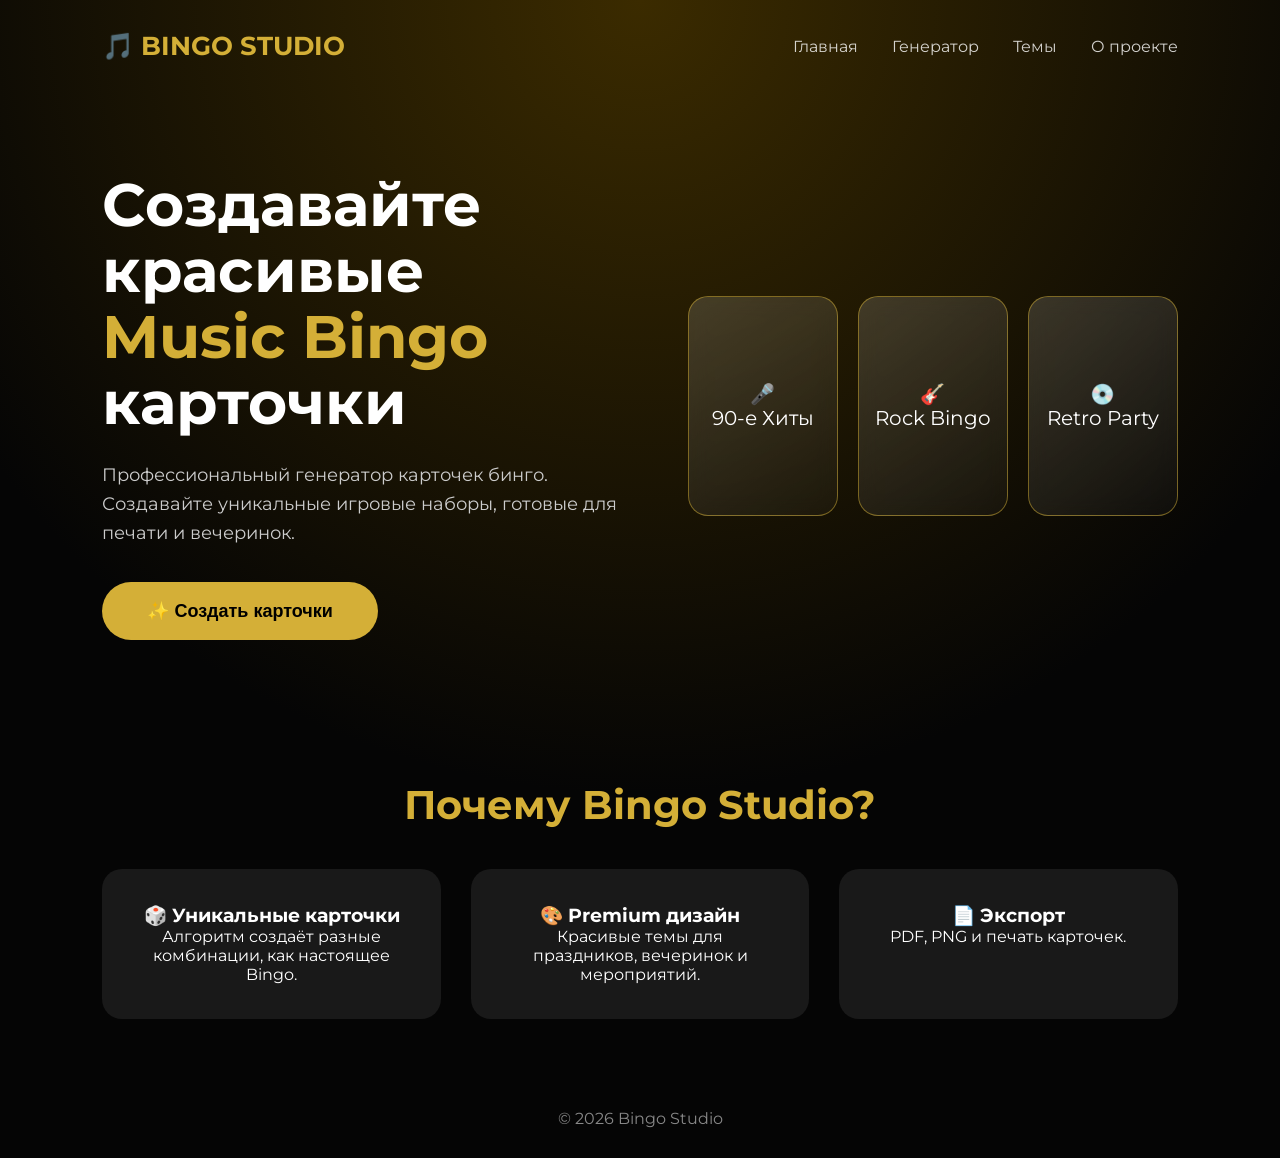
<file: index.html>
<!DOCTYPE html>
<html lang="ru">

<head>

<meta charset="UTF-8">
<meta name="viewport" content="width=device-width, initial-scale=1.0">

<title>Bingo Studio | Music Bingo Generator</title>

<link rel="stylesheet" href="css/style.css">

</head>


<body>


<header>

<div class="logo">
🎵 BINGO STUDIO
</div>


<nav>

<a href="#">Главная</a>
<a href="#">Генератор</a>
<a href="#">Темы</a>
<a href="#">О проекте</a>

</nav>


</header>



<section class="hero">


<div class="hero-text">


<h1>
Создавайте красивые
<br>
<b>Music Bingo</b>
карточки
</h1>


<p>

Профессиональный генератор карточек бинго.
Создавайте уникальные игровые наборы,
готовые для печати и вечеринок.

</p>


<button
class="btn btn-gold"
id="generateBtn"
type="button"
onclick="startGenerator()"
>
✨ Создать карточки
</button>



</div>



<div class="card-preview">


<div class="mini-card">


<div>🎤</div>
<div>90-е Хиты</div>

</div>


<div class="mini-card">


<div>🎸</div>
<div>Rock Bingo</div>

</div>


<div class="mini-card">


<div>💿</div>
<div>Retro Party</div>

</div>


</div>



</section>





<section class="features">


<h2>
Почему Bingo Studio?
</h2>



<div class="features-grid">


<div class="feature">

<h3>🎲 Уникальные карточки</h3>

<p>
Алгоритм создаёт разные комбинации,
как настоящее Bingo.
</p>

</div>



<div class="feature">

<h3>🎨 Premium дизайн</h3>

<p>
Красивые темы для праздников,
вечеринок и мероприятий.
</p>

</div>




<div class="feature">

<h3>📄 Экспорт</h3>

<p>
PDF, PNG и печать карточек.
</p>

</div>


</div>


</section>






<footer>

© 2026 Bingo Studio

</footer>

<script src="js/app.js"></script>

</body>

</html>
</file>
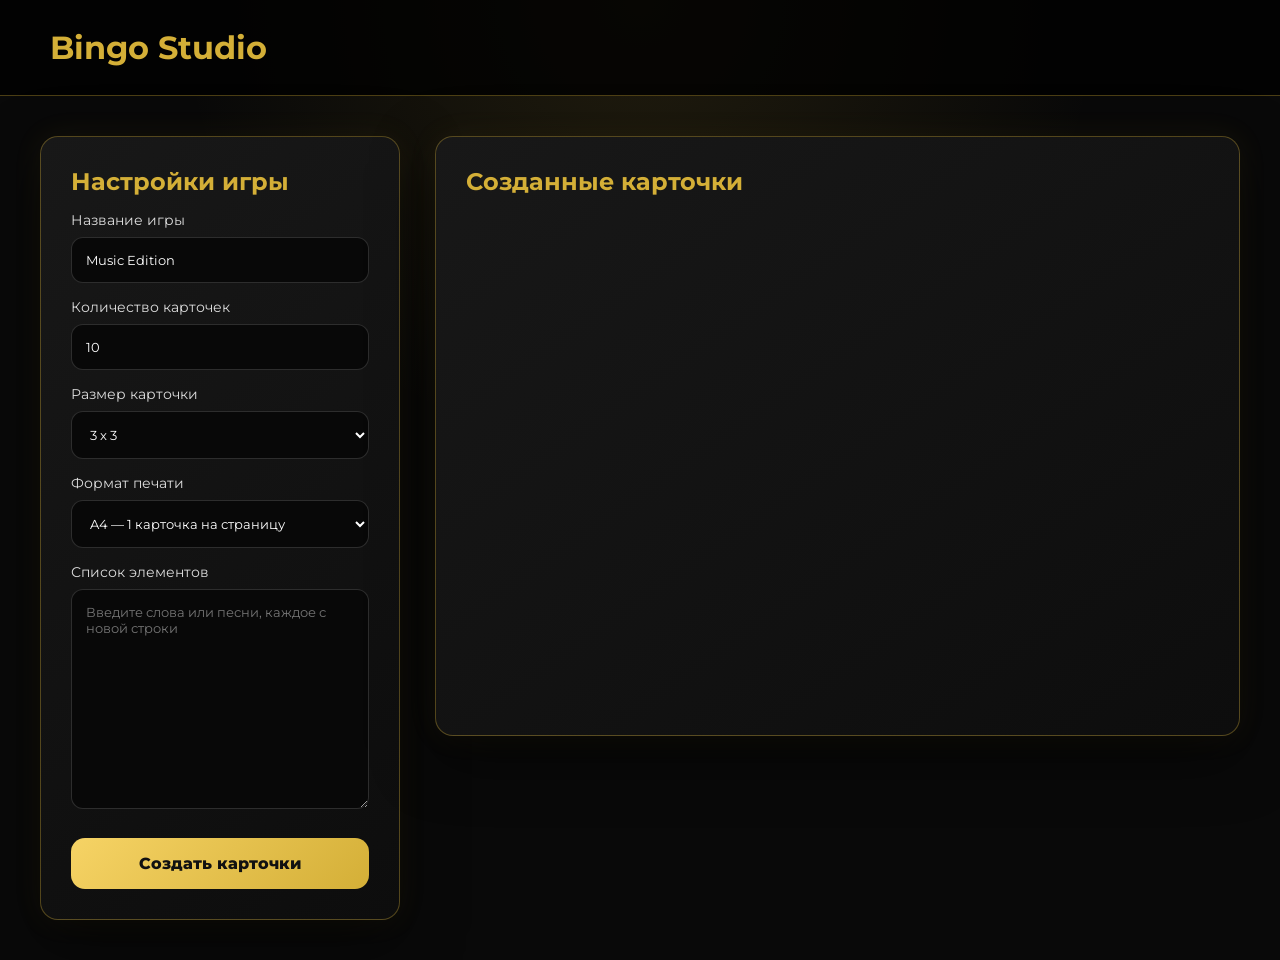
<file: generator.html>
<!DOCTYPE html>
<html lang="ru">

<head>

<meta charset="UTF-8">

<meta name="viewport" content="width=device-width, initial-scale=1.0">

<title>Bingo Studio</title>

<link rel="stylesheet" href="css/style.css">
<link rel="stylesheet" href="css/generator.css">

</head>


<body>


<!-- HEADER -->

<header class="header">

    <div class="logo">

        <h1>Bingo Studio</h1>

    </div>

</header>



<!-- MAIN -->

<main class="generator-container">


    <!-- ЛЕВАЯ ПАНЕЛЬ НАСТРОЕК -->

    <section class="settings-panel">


        <h2>Настройки игры</h2>


        <label>
            Название игры
        </label>

        <input 
        type="text" 
        id="gameTitle"
        value="Music Edition">



        <label>
            Количество карточек
        </label>

        <input 
        type="number" 
        id="cardCount"
        value="10"
        min="1">



        <label>
            Размер карточки
        </label>

        <select id="gridSize">

            <option value="3">
                3 x 3
            </option>

            <option value="4">
                4 x 4
            </option>

            <option value="5">
                5 x 5
            </option>

        </select>


        <label>
    Формат печати
</label>

<select id="printFormat">

    <option value="one">
        A4 — 1 карточка на страницу
    </option>

    <option value="two">
        A4 — 2 карточки на страницу
    </option>

    <option value="four">
        A4 — 4 карточки на страницу
    </option>

</select>



        <label>
            Список элементов
        </label>

        <textarea 
        id="itemsList"
        placeholder="Введите слова или песни, каждое с новой строки"></textarea>



        <button 
        id="createCards"
        class="create-button">

            Создать карточки

        </button>


    </section>





    <!-- ПРАВАЯ ПАНЕЛЬ ПРЕДПРОСМОТРА -->

    <section class="preview-panel">


        <h2>
            Созданные карточки
        </h2>



        <div 
        id="bingoGrid"
        class="cards-preview">


            <!-- Здесь появятся карточки -->

        </div>


    </section>



</main>




<script src="js/generator.js"></script>


</body>

</html>
</file>
<file: css/style.css>
@import url('https://fonts.googleapis.com/css2?family=Montserrat:wght@300;500;700&display=swap');


*{

margin:0;
padding:0;
box-sizing:border-box;

}


body{

font-family:'Montserrat',sans-serif;

background:
radial-gradient(circle at top,#3b2b00,#050505 60%);

color:white;

min-height:100vh;

}



header{

display:flex;

justify-content:space-between;

align-items:center;

padding:30px 8%;

}


.logo{

font-size:26px;

font-weight:700;

color:#d4af37;

}



nav a{

color:white;

text-decoration:none;

margin-left:30px;

opacity:.8;

}



nav a:hover{

color:#d4af37;

}





.hero{

display:flex;

justify-content:space-between;

align-items:center;

padding:80px 8%;

gap:40px;

}



.hero-text{

max-width:600px;

}



h1{

font-size:60px;

line-height:1.1;

}


h1 b{

color:#d4af37;

}



.hero p{

margin-top:25px;

font-size:18px;

line-height:1.6;

color:#ccc;

}



button{


margin-top:35px;

padding:18px 45px;

border:none;

border-radius:50px;

background:#d4af37;

font-size:18px;

font-weight:700;

cursor:pointer;

}



button:hover{

transform:scale(1.05);

}




.card-preview{

display:flex;

gap:20px;

}



.mini-card{


width:150px;

height:220px;

background:
linear-gradient(
145deg,
rgba(255,255,255,.15),
rgba(255,255,255,.03)
);


border:1px solid rgba(212,175,55,.5);

border-radius:20px;

display:flex;

flex-direction:column;

justify-content:center;

align-items:center;

font-size:20px;

backdrop-filter:blur(10px);


}





.features{

padding:60px 8%;

text-align:center;

}



.features h2{

font-size:40px;

color:#d4af37;

}



.features-grid{

display:grid;

grid-template-columns:repeat(3,1fr);

gap:30px;

margin-top:40px;

}



.feature{


background:
rgba(255,255,255,.08);


padding:35px;

border-radius:20px;

}



footer{

text-align:center;

padding:30px;

color:#888;

}





@media(max-width:900px){


.hero{

flex-direction:column;

text-align:center;

}


h1{

font-size:40px;

}


.features-grid{

grid-template-columns:1fr;

}


nav{

display:none;

}


}
</file>
<file: css/generator.css>
:root {

--bg-dark:#090909;
--bg-card:#111111;
--bg-panel:#161616;

--gold:#d4af37;
--gold-light:#f6d365;
--gold-dark:#9c7c19;

--white:#ffffff;
--gray:#9c9c9c;

--border:rgba(212,175,55,.35);

--shadow:
0 20px 60px rgba(0,0,0,.55),
0 0 30px rgba(212,175,55,.08);

--radius:18px;

}


/* ===============================
GLOBAL
================================ */

*{
box-sizing:border-box;
}


body{

margin:0;

min-height:100vh;

background:
radial-gradient(
circle at top,
rgba(212,175,55,.12),
transparent 40%
),
var(--bg-dark);

font-family:
Inter,
Montserrat,
Arial,
sans-serif;

color:white;

}



button,
input,
textarea,
select{

font-family:inherit;

}



/* ===============================
HEADER
================================ */


.header{

padding:30px 50px;

border-bottom:
1px solid var(--border);

background:
rgba(0,0,0,.8);

}



.logo h1{

margin:0;

font-size:32px;

color:var(--gold);

}



/* ===============================
LAYOUT
================================ */


.generator-container{

max-width:1500px;

margin:auto;

padding:40px;

display:grid;

grid-template-columns:
360px 1fr;

gap:35px;

align-items:start;

}



/* ===============================
PANELS
================================ */


.settings-panel,
.preview-panel{

background:
linear-gradient(
145deg,
#181818,
#0d0d0d
);

border:
1px solid var(--border);

border-radius:
var(--radius);

padding:30px;

box-shadow:
var(--shadow);

}



.settings-panel h2,
.preview-panel h2{

margin-top:0;

color:var(--gold);

font-size:24px;

}



/* ===============================
FORM
================================ */


label{

display:block;

margin:15px 0 8px;

color:#ddd;

font-size:14px;

}



input,
textarea,
select{

width:100%;

padding:14px;

background:#080808;

color:white;

border:
1px solid rgba(255,255,255,.15);

border-radius:12px;

}



textarea{

min-height:220px;

resize:vertical;

}



/* ===============================
BUTTON
================================ */


.create-button{

margin-top:25px;

width:100%;

padding:16px;

border:none;

border-radius:14px;

background:
linear-gradient(
135deg,
var(--gold-light),
var(--gold)
);

font-size:16px;

font-weight:800;

cursor:pointer;

color:#111;

transition:.3s;

}



.create-button:hover{

transform:translateY(-3px);

box-shadow:
0 10px 30px rgba(212,175,55,.35);

}



/* ===============================
PREVIEW
================================ */


.preview-panel{

min-height:600px;

}



.cards-preview{

display:grid;

grid-template-columns:
repeat(auto-fill,minmax(300px,1fr));

gap:30px;

}



/* ===============================
CARD
================================ */


.print-card{

background:white;

color:#111;

padding:18px;

border-radius:14px;

box-shadow:
0 10px 30px rgba(0,0,0,.25);

}



.card-title{

text-align:center;

margin:
0 0 15px;

font-size:18px;

font-weight:800;

color:#9c7c19;

}



/* ===============================
BINGO GRID
================================ */


.bingo-card{

width:100%;

}



.bingo-grid{

display:grid;

gap:6px;

}



.grid-3{

grid-template-columns:
repeat(3,1fr);

}



.grid-4{

grid-template-columns:
repeat(4,1fr);

}



.grid-5{

grid-template-columns:
repeat(5,1fr);

}



/* ===============================
CELLS
================================ */


.bingo-cell{

aspect-ratio:1;

display:flex;

flex-direction:column;

justify-content:center;

align-items:center;

text-align:center;

padding:8px;

overflow:hidden;

border:
1px solid #222;

background:
linear-gradient(
135deg,
#ffffff,
#eeeeee
);

font-weight:700;

}



.cell-number{

font-size:10px;

color:#b08a20;

margin-bottom:5px;

}



.song-title{

font-size:12px;

line-height:1.2;

max-width:100%;

overflow-wrap:anywhere;

}



/* ===============================
PRINT
================================ */

@media print {


@page {

size:A4;

margin:10mm;

}



body{

background:white;

color:black;

}



.header,
.settings-panel,
.preview-panel h2{

display:none!important;

}



.generator-container{

display:block;

padding:0;

margin:0;

}



.preview-panel{

border:none;

padding:0;

box-shadow:none;

}



.cards-preview{


display:grid;

gap:10mm;


}



/* ===============================
A4 - 1 CARD
================================ */


.cards-preview:has(.one){

grid-template-columns:
1fr;

}



.print-card.one{

width:100%;

min-height:270mm;

}



/* ===============================
A4 - 2 CARDS
================================ */


.cards-preview:has(.two){

grid-template-columns:
1fr;

}



.print-card.two{

height:130mm;

}



/* ===============================
A4 - 4 CARDS
================================ */


.cards-preview:has(.four){

grid-template-columns:
repeat(2,1fr);

gap:8mm;

}



.print-card.four{


height:125mm;


}



/* CARD STYLE */


.print-card{


padding:8px;

border-radius:0;

box-shadow:none;

page-break-inside:avoid;

}



.card-title{

font-size:14px;

margin-bottom:5px;

}



.bingo-grid{

gap:3px;

}



.bingo-cell{

padding:3px;

}



.cell-number{

font-size:8px;

}



.song-title{

font-size:10px;

}



}



/* ===============================
MOBILE
================================ */


@media(max-width:900px){


.generator-container{

grid-template-columns:1fr;

padding:20px;

}



.cards-preview{

grid-template-columns:1fr;

}


}
</file>
